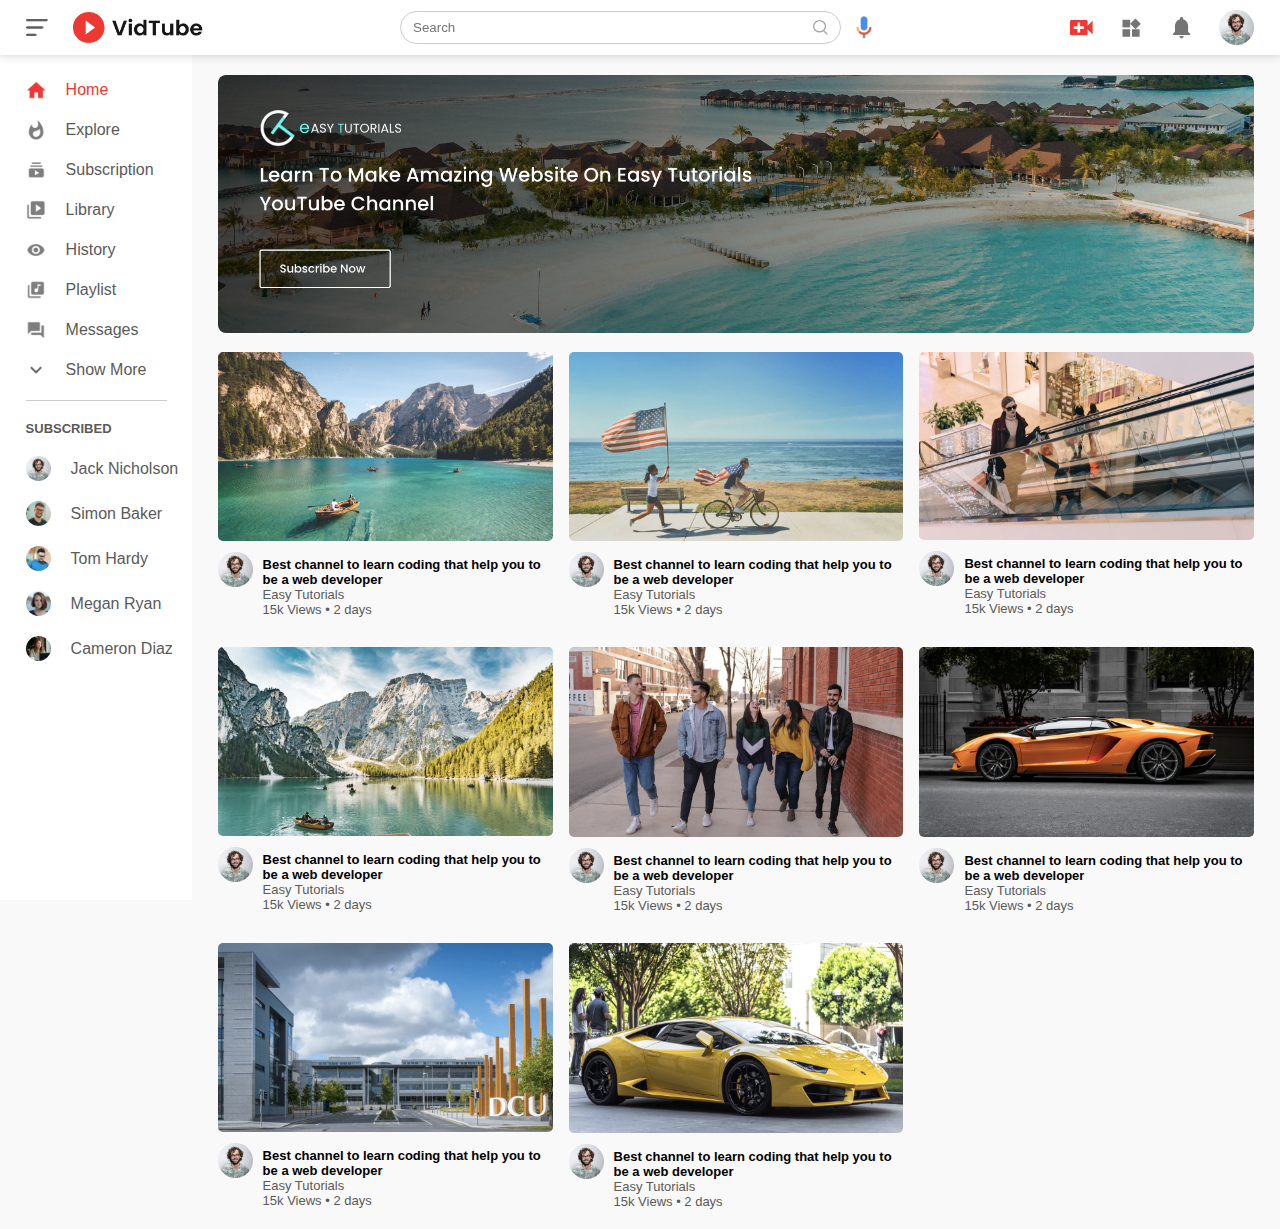
<file: index.html>
<!DOCTYPE html>
<html lang="en">
<head>
    <meta charset="UTF-8">
    <meta http-equiv="X-UA-Compatible" content="IE=edge">
    <meta name="viewport" content="width=device-width, initial-scale=1.0">
    <title>Vedio sharing website</title>
    <link rel="stylesheet" href="style.css">
</head>
<body>
    <nav class="flex-div">
        <div class="nav-left flex-div">
            <img src="./images/menu.png" class="menu-icon">
            <img src="./images/logo.png" class="logo">
        </div>
        <div class="nav-middle flex-div">
            <div class="search-box flex-div">
                <input type="text" placeholder="Search">
                <img src="./images/search.png">
            </div>
            <img src="./images/voice-search.png" class="mic-icon">
        </div>
        <div class="nav-right flex-div">
            <img src="./images/upload.png">
            <img src="./images/more.png">
            <img src="./images/notification.png">
            <img src="./images/Jack.png" class="user-icon">

        </div>
    </nav>

    <!-- --------sidebar------ -->
    <div class="sidebar">
        <div class="shortcut-links">
            <a href=""><img src="./images/home.png"><p>Home</p></a>
            <a href=""><img src="./images/explore.png"><p>Explore</p></a>
            <a href=""><img src="./images/subscriprion.png"><p>Subscription</p></a>
            <a href=""><img src="./images/library.png"><p>Library</p></a>
            <a href=""><img src="./images/history.png"><p>History</p></a>
            <a href=""><img src="./images/playlist.png"><p>Playlist</p></a>
            <a href=""><img src="./images/messages.png"><p>Messages</p></a>
            <a href=""><img src="./images/show-more.png"><p>Show More</p></a>
            <hr>
        </div>
        <div class="subscribed-list">
            <h3>SUBSCRIBED</h3>
            <a href=""><img src="./images/Jack.png"><p>Jack Nicholson</p></a>
            <a href=""><img src="./images/simon.png"><p>Simon Baker</p></a>
            <a href=""><img src="./images/tom.png"><p>Tom Hardy</p></a>
            <a href=""><img src="./images/megan.png"><p>Megan Ryan</p></a>
            <a href=""><img src="./images/cameron.png"><p>Cameron  Diaz</p></a>
        </div>
    </div>

    <!-- ------------ main ----------!-->
    <div class="container">
        <div class="banner">
            <img src="./images/banner.png">
        </div>

        <div class="list-container">
            <div class="vid-list">
                <a href="play-video.html"><img src="./images/thumbnail1.png" class="thumbnail"></a>
                <div class="flex-div">
                    <img src="images/Jack.png">
                    <div class="vid-info">
                        <a href="play-video.html">Best channel to learn coding that help you to be a web developer</a>
                        <p>Easy Tutorials</p>
                        <p>15k Views &bull; 2 days</p>
                    </div>
                </div>
            </div>

            <div class="vid-list">
                <a href=""><img src="./images/thumbnail2.png" class="thumbnail"></a>
                <div class="flex-div">
                    <img src="images/Jack.png">
                    <div class="vid-info">
                        <a href="">Best channel to learn coding that help you to be a web developer</a>
                        <p>Easy Tutorials</p>
                        <p>15k Views &bull; 2 days</p>
                    </div>
                </div>
            </div>

            <div class="vid-list">
                <a href=""><img src="./images/thumbnail3.png" class="thumbnail"></a>
                <div class="flex-div">
                    <img src="images/Jack.png">
                    <div class="vid-info">
                        <a href="">Best channel to learn coding that help you to be a web developer</a>
                        <p>Easy Tutorials</p>
                        <p>15k Views &bull; 2 days</p>
                    </div>
                </div>
            </div>

            <div class="vid-list">
                <a href=""><img src="./images/thumbnail4.png" class="thumbnail"></a>
                <div class="flex-div">
                    <img src="images/Jack.png">
                    <div class="vid-info">
                        <a href="">Best channel to learn coding that help you to be a web developer</a>
                        <p>Easy Tutorials</p>
                        <p>15k Views &bull; 2 days</p>
                    </div>
                </div>
            </div>

            <div class="vid-list">
                <a href=""><img src="./images/thumbnail5.png" class="thumbnail"></a>
                <div class="flex-div">
                    <img src="images/Jack.png">
                    <div class="vid-info">
                        <a href="">Best channel to learn coding that help you to be a web developer</a>
                        <p>Easy Tutorials</p>
                        <p>15k Views &bull; 2 days</p>
                    </div>
                </div>
            </div>

            <div class="vid-list">
                <a href=""><img src="./images/thumbnail6.png" class="thumbnail"></a>
                <div class="flex-div">
                    <img src="images/Jack.png">
                    <div class="vid-info">
                        <a href="">Best channel to learn coding that help you to be a web developer</a>
                        <p>Easy Tutorials</p>
                        <p>15k Views &bull; 2 days</p>
                    </div>
                </div>
            </div>

            <div class="vid-list">
                <a href=""><img src="./images/thumbnail7.png" class="thumbnail"></a>
                <div class="flex-div">
                    <img src="images/Jack.png">
                    <div class="vid-info">
                        <a href="">Best channel to learn coding that help you to be a web developer</a>
                        <p>Easy Tutorials</p>
                        <p>15k Views &bull; 2 days</p>
                    </div>
                </div>
            </div>

            <div class="vid-list">
                <a href=""><img src="./images/thumbnail8.png" class="thumbnail"></a>
                <div class="flex-div">
                    <img src="images/Jack.png">
                    <div class="vid-info">
                        <a href="">Best channel to learn coding that help you to be a web developer</a>
                        <p>Easy Tutorials</p>
                        <p>15k Views &bull; 2 days</p>
                    </div>
                </div>
            </div>
        </div>
    </div>


    <script src="app.js"></script>
</body>
</html>
</file>
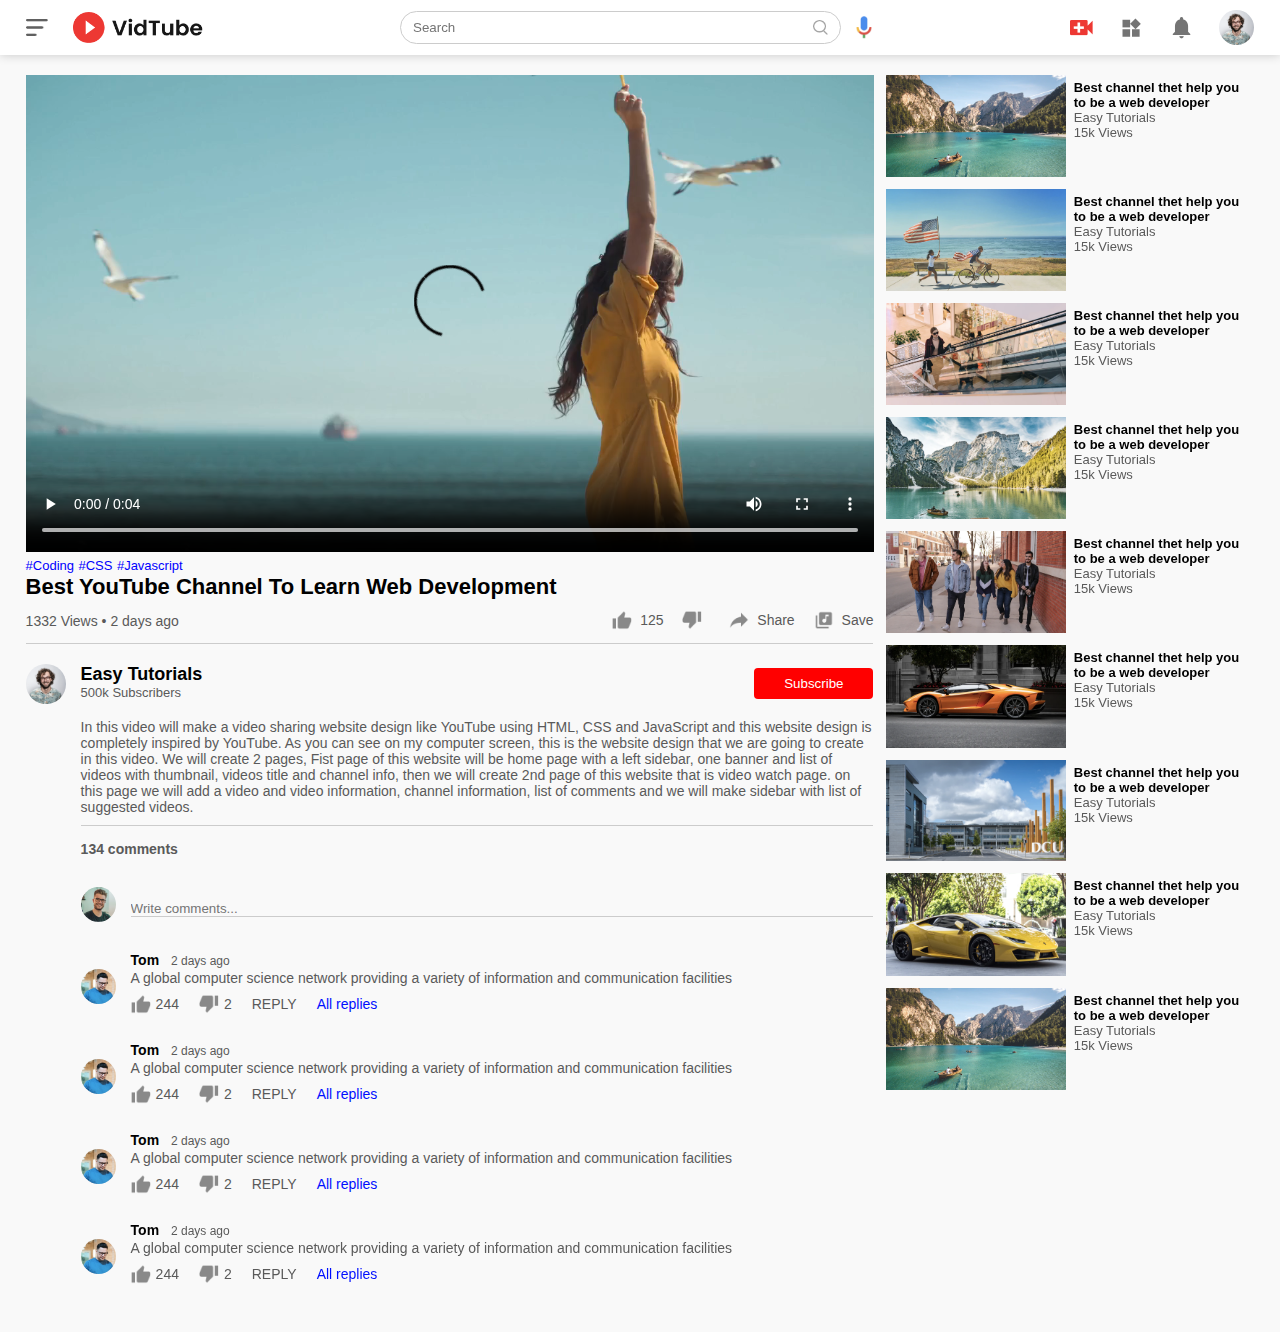
<file: play-video.html>
<!DOCTYPE html>
<html lang="en">
<head>
    <meta charset="UTF-8">
    <meta http-equiv="X-UA-Compatible" content="IE=edge">
    <meta name="viewport" content="width=device-width, initial-scale=1.0">
    <title>Next Page</title>
    <link rel="stylesheet" href="style.css">
</head>
<body>
    
    <nav class="flex-div">
        <div class="nav-left flex-div">
            <img src="./images/menu.png" class="menu-icon">
            <img src="./images/logo.png" class="logo">
        </div>
        <div class="nav-middle flex-div">
            <div class="search-box flex-div">
                <input type="text" placeholder="Search">
                <img src="./images/search.png">
            </div>
            <img src="./images/voice-search.png" class="mic-icon">
        </div>
        <div class="nav-right flex-div">
            <img src="./images/upload.png">
            <img src="./images/more.png">
            <img src="./images/notification.png">
            <img src="./images/Jack.png" class="user-icon">
        </div>
    </nav>


    <div class="container play-container">
        <div class="row">
            <div class="play-video">
                <video controls autoplay>
                    <source src="./images/video.mp4" type = "video/mp4">
                </video>

                <div class="tags">
                    <a href="">#Coding</a> <a href="">#CSS</a>   <a href="">#Javascript</a>

                </div>
                <h3>Best YouTube Channel To Learn Web Development</h3>
                <div class="play-video-info">
                    <p>1332 Views &bull; 2 days ago</p>
                    <div>
                        <a href=""><img src="./images/like.png">125</a>
                        <a href=""><img src="./images/dislike.png"></a>
                        <a href=""><img src="./images/share.png">Share</a>
                        <a href=""><img src="./images/save.png">Save</a>
                    </div>
                </div>
                <hr>

                <div class="publisher">
                    <img src="./images/Jack.png">
                    <div>
                        <p>Easy Tutorials</p>
                        <span>500k Subscribers</span>
                    </div>
                    <button type="button">Subscribe</button>
                </div>
                <div class="vid-description">
                    <p>In this video will make a video sharing website design like YouTube using HTML, CSS and JavaScript and this website design is completely inspired by YouTube. As you can see on my computer screen, this is the website design that we are going to create in this video.
                        We will create 2 pages, Fist page of this website will be home page with a left sidebar, one banner and list of videos with thumbnail, videos title and channel info, then we will create 2nd page of this website that is video watch page. on this page we will add a video and video information, channel information, list of comments and we will make sidebar with list of suggested videos.</p>
                <hr>
                <h4>134 comments</h4>
                <div class="add-comment">
                    <img src="./images/simon.png">
                    <input type="text" placeholder="Write comments... ">
                
</div>
                <div class="old-comment">
                    <img src="./images/tom.png">
                <div>
                <h3>Tom <span>2 days ago</span></h3>
                <p>A global computer science network providing a     
                variety of information and communication facilities</p>
                
                <div class="comment-action">
                    <img src="./images/like.png">
                    <span>244</span>
                    <img src="./images/dislike.png">
                    <span>2</span>
                    <span>REPLY</span>
                    <a href="">All replies</a>
                </div>
                </div>
            </div>


            <div class="old-comment">
                <img src="./images/tom.png">
            <div>
            <h3>Tom <span>2 days ago</span></h3>
            <p>A global computer science network providing a     
            variety of information and communication facilities</p>
            
            <div class="comment-action">
                <img src="./images/like.png">
                <span>244</span>
                <img src="./images/dislike.png">
                <span>2</span>
                <span>REPLY</span>
                <a href="">All replies</a>
            </div>
            </div>
        </div>


        <div class="old-comment">
            <img src="./images/tom.png">
        <div>
        <h3>Tom <span>2 days ago</span></h3>
        <p>A global computer science network providing a     
        variety of information and communication facilities</p>
        
        <div class="comment-action">
            <img src="./images/like.png">
            <span>244</span>
            <img src="./images/dislike.png">
            <span>2</span>
            <span>REPLY</span>
            <a href="">All replies</a>
        </div>
        </div>
    </div>

    <div class="old-comment">
        <img src="./images/tom.png">
    <div>
    <h3>Tom <span>2 days ago</span></h3>
    <p>A global computer science network providing a     
    variety of information and communication facilities</p>
    
    <div class="comment-action">
        <img src="./images/like.png">
        <span>244</span>
        <img src="./images/dislike.png">
        <span>2</span>
        <span>REPLY</span>
        <a href="">All replies</a>
    </div>
    </div>
</div>
            </div>
            </div>

            
            <div class="right-sidebar">

                <div class="side-video-list">
                    <a href="" class="small-thumbnail"><img src="./images/thumbnail1.png"></a>
                    <div class="vid-info">
                        <a href="">Best channel thet help you to be a web developer</a>
                        <p>Easy Tutorials</p>
                        <p>15k Views </p>
                    </div>
                </div>

                <div class="side-video-list">
                    <a href="" class="small-thumbnail"><img src="./images/thumbnail2.png"></a>
                    <div class="vid-info">
                        <a href="">Best channel thet help you to be a web developer</a>
                        <p>Easy Tutorials</p>
                        <p>15k Views </p>
                    </div>
                </div>

                <div class="side-video-list">
                    <a href="" class="small-thumbnail"><img src="./images/thumbnail3.png"></a>
                    <div class="vid-info">
                        <a href="">Best channel thet help you to be a web developer</a>
                        <p>Easy Tutorials</p>
                        <p>15k Views </p>
                    </div>
                </div>

                <div class="side-video-list">
                    <a href="" class="small-thumbnail"><img src="./images/thumbnail4.png"></a>
                    <div class="vid-info">
                        <a href="">Best channel thet help you to be a web developer</a>
                        <p>Easy Tutorials</p>
                        <p>15k Views </p>
                    </div>
                </div>

                <div class="side-video-list">
                    <a href="" class="small-thumbnail"><img src="./images/thumbnail5.png"></a>
                    <div class="vid-info">
                        <a href="">Best channel thet help you to be a web developer</a>
                        <p>Easy Tutorials</p>
                        <p>15k Views </p>
                    </div>
                </div>

                <div class="side-video-list">
                    <a href="" class="small-thumbnail"><img src="./images/thumbnail6.png"></a>
                    <div class="vid-info">
                        <a href="">Best channel thet help you to be a web developer</a>
                        <p>Easy Tutorials</p>
                        <p>15k Views </p>
                    </div>
                </div>

                <div class="side-video-list">
                    <a href="" class="small-thumbnail"><img src="./images/thumbnail7.png"></a>
                    <div class="vid-info">
                        <a href="">Best channel thet help you to be a web developer</a>
                        <p>Easy Tutorials</p>
                        <p>15k Views </p>
                    </div>
                </div>


                <div class="side-video-list">
                    <a href="" class="small-thumbnail"><img src="./images/thumbnail8.png"></a>
                    <div class="vid-info">
                        <a href="">Best channel thet help you to be a web developer</a>
                        <p>Easy Tutorials</p>
                        <p>15k Views </p>
                    </div>
                </div>

                <div class="side-video-list">
                    <a href="" class="small-thumbnail"><img src="./images/thumbnail1.png"></a>
                    <div class="vid-info">
                        <a href="">Best channel thet help you to be a web developer</a>
                        <p>Easy Tutorials</p>
                        <p>15k Views </p>
                    </div>
                </div>

            </div>

        </div>
    </div>


</body>
</html>
</file>
<file: style.css>
*{
    margin: 0;
    padding: 0;
    font-family: 'poppins',sans-serif;
    box-sizing: border-box;
}

a{
    text-decoration: none;
    color: #5a5a5a;
}

img{
    cursor: pointer;
}

.flex-div{
    display: flex;
    align-items: center;
}

nav{
    padding: 10px 2%;
    justify-content: space-between;
    box-shadow: 0 0 10px rgba(0, 0, 0, 0.2);
    background: #fff;
    position: sticky;
    top: 0;
    z-index: 10;
}

.nav-right img{
    width: 25px;
    margin-right: 25px;
}

.nav-right .user-icon{
    width: 35px;
    border-radius: 50%;
    margin-right: 0;
}

.nav-left .menu-icon{
    width: 22px;
    margin-right: 25px;
}

.nav-left .logo{
    width: 130px;
}

.nav-middle .mic-icon{
    width: 16px;
}

.nav-middle .search-box{
    border: 1px solid #ccc; 
    margin-right: 15px;
    padding: 8px 12px;
    border-radius: 25px;
}

.nav-middle .search-box input{
    width: 400px;
    border: 0;
    outline: 0;
    background: transparent;
}

.nav-middle .search-box img{
    width: 15px;
}

/* ----------------sidebar----------- */

.sidebar{
    background: #fff;
    width: 15%;
    height: 100vh;
    position: fixed;
    top: 0;
    padding-left: 2%;
    padding-top: 80px;
}

.shortcut-links a img{
    width: 20px;
    margin-right: 20px;
}

.shortcut-links a{
    display: flex;
    align-items: center;
    margin-bottom: 20px;
    width: fit-content;
    flex-wrap: wrap;
}

.shortcut-links a:first-child{
    color: #ed3833;
}

.sidebar hr{
    border: 0;
    height: 1px;
    background: #ccc;
    width: 85%;
}

.subscribed-list  h3{
    font-size: 13px;
    margin: 20px 0;
    color: #5a5a5a;
}

.subscribed-list a{
    display: flex;
    align-items: center;
    margin-bottom: 20px;
    width: fit-content;
    flex-wrap: wrap;
}
.subscribed-list a img{
    width: 25px;
    border-radius: 50%;
    margin-right:20px ;
}

.small-sidebar{
    width: 5%;
}

.small-sidebar a p{
    display: none;
}

.small-sidebar h3{
    display: none;
}

.small-sidebar hr{
    width: 50%;
    margin-bottom: 25px;
}


/* ----main--- */

.container{
    background: #f9f9f9;
    padding-left: 17%;
    padding-right: 2%;
    padding-top: 20px;
    padding-bottom: 20px;
}

.large-container{
    padding-left: 7%;
}

.banner{
    width: 100%;
}

.banner img{
    width: 100%;
    border-radius: 8px;
}

.list-container{
    display: grid;
    grid-template-columns: repeat(auto-fit, minmax(250px,1fr));
    grid-column-gap: 16px;
    grid-row-gap: 30px;
    margin-top:15px;
}

.vid-list .thumbnail{
    width: 100%;
    border-radius: 5px;
}

.vid-list .flex-div{
    align-items: flex-start;
    margin-top: 7px;
}

.vid-list .flex-div img{
    width: 35px;
    margin-right:10px;
    border-radius: 50%;
}

.vid-info{
    color: #5a5a5a;
    font-size: 13px;
}

.vid-info a{
    color: #000;
    font-weight: 600;
    display: block;
    margin-top: 5px;
}

@media (max-width:900px){
    .menu-icon{
        display: none;
    }
    .sidebar{
        display: none;
    }
    .container, .large-container{
        padding-left: 5%;
        padding-right:5% ;
    }
    .nav-right img{
        display: none;
    }
    .nav-right .user-icon{
        display: block;
        width: 30px;
    }
    .nav-middle .search-box input{
        width: 100px;
    }
    .nav-middle .mic-icon{
        display: none;
    }
    .logo{
        width: 90px;
    }
}



/* --------------play video page ----- */
.play-container{
    padding-left: 2%;
}

.row{
    display: flex;
    justify-content: space-between;
    flex-wrap: wrap;
}

.play-video{
    flex-basis: 69%;
}

.right-sidebar{
    flex-basis: 30%;
}

.play-video video{
    width: 100%;
}

.side-video-list{
    display: flex;
    justify-content: space-between;
    margin-bottom:8px ;
}

.side-video-list img{
    width: 100%;
}

.side-video-list .small-thumbnail{
    flex-basis: 49%;
}

.side-video-list .vid-info{
    flex-basis: 49%;
}

.play-video .tags a{
    color: #0000ff;
    font-size: 13px;
}

.play-video h3{
    font-weight: 600;
    font-size: 22px;
}

.play-video .play-video-info{
display: flex;
align-items: center;
justify-content: space-between;
flex-wrap: wrap;
margin-top: 10px;
font-size: 14px;
color: #5a5a5a;
}

.play-video .play-video-info a img{
    width: 20px;
    margin-right: 8px;
}

.play-video .play-video-info a{
    display: inline-flex;
    align-items: center;
    margin-left: 15px;
}

.play-video hr{
    border: 0;
    height: 1px;
    background: #ccc;
    margin: 10px 0; 
}

.publisher{
    display: flex;
    align-items: center;
    margin-top: 20px;
}

.publisher div{
    flex: 1;
    line-height: 18px;
}

.publisher img{
    width:40px;
    border-radius:50%;
    margin-right: 15px;
}

.publisher div p{
    color: #000;
    font-weight: 600;
    font-size: 18px;
}

.publisher div span{
    font-size: 13px;
    color: #5a5a5a;
}

.publisher button{
    background: red;
    color: #fff;
    padding: 8px 30px;
    border: 0;
    outline: 0;
    border-radius: 4px;
    cursor: pointer;
}

.vid-description{
    padding-left: 55px;
    margin: 15px 0;  
}

.vid-description p {
    font-size: 14px;
    margin-bottom: 5px;
    color: #5a5a5a;
}

.vid-description h4{
    font-size: 14px;
    color: #5a5a5a;
    margin-top: 15px;
}

.add-comment{
    display: flex;
    align-items: center;
    margin: 30px 0;
}

.add-comment img{
    width: 35px;
    border-radius: 50%;
    margin-right: 15px;
}

.add-comment input{
    border: 0;
    outline: 0;
    border-bottom: 1px solid #ccc;
    width: 100%;
    padding-top: 10px;
    background: transparent;
}

.old-comment{
    display: flex;
    align-items: center;
    margin: 20px 0;
}

.old-comment img{
    width: 35px;
    border-radius: 50%;
    margin-right: 15px;
}

.old-comment h3{
    font-size:14px;
    margin-bottom: 2px;
}

.old-comment h3 span{
    font-size:12px ;
    color: #5a5a5a;
    font-weight: 500;
    margin-left: 8px;
}

.old-comment .comment-action{
display: flex;
align-items: center;
margin: 8px 0;
font-size: 14px;
}

.old-comment .comment-action img{
    border-radius: 0;
    width: 20px;
    margin-right: 5px;
}

.old-comment .comment-action span{
margin-right: 20px;
color: #5a5a5a;
}

.old-comment .comment-action a{
    color: #000fff;
}

@media (max-width:900px) {
    .play-video{
        flex-basis: 100%;
    }
    .right-sidebar{
        flex-basis: 100%;
    }
    .play-container{
        padding-left: 5%;
    }
    .vid-description{
        padding-left: 0;
    }
   .play-video .play-video-info a{
    margin-left: 0;
    margin-right: 15px;
    margin-top: 15px;
   }
}
</file>
